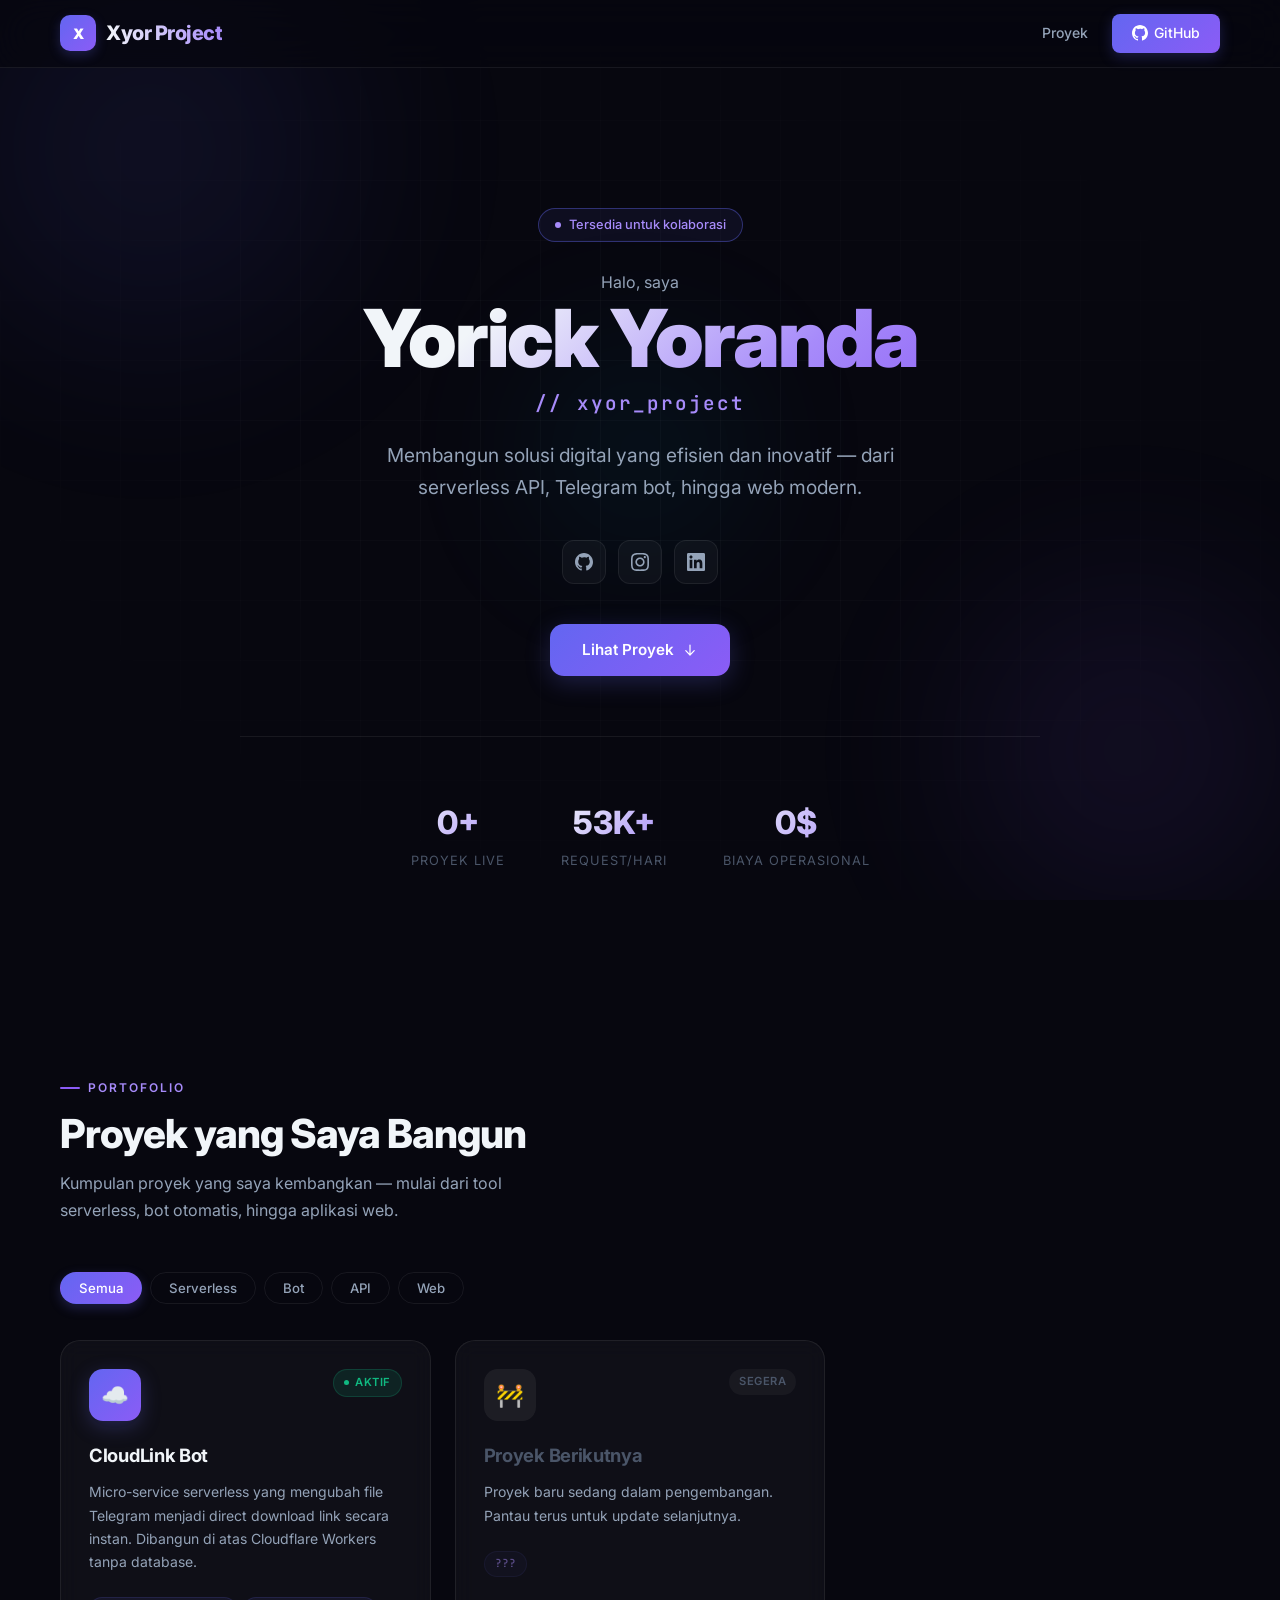
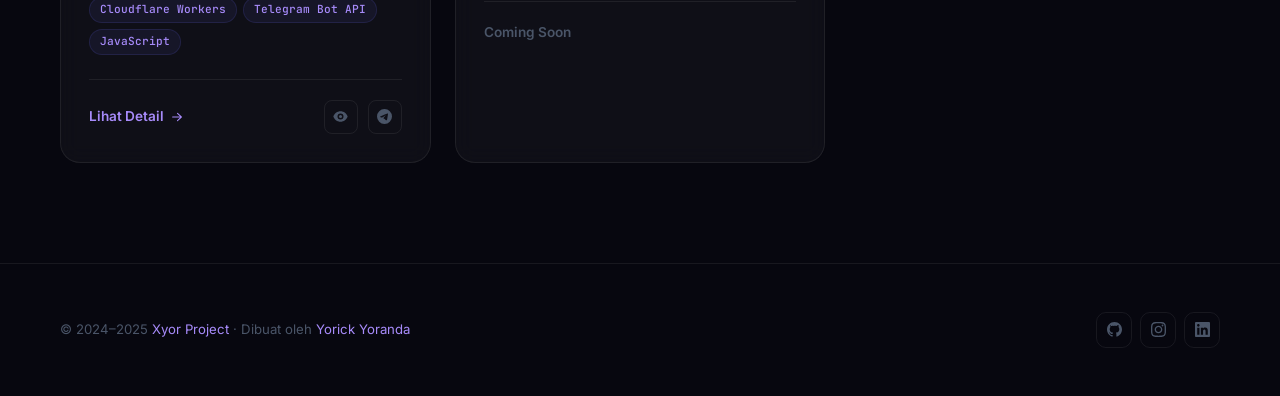
<file: index.html>
<!DOCTYPE html>
<html lang="id">
<head>
  <meta charset="UTF-8" />
  <meta name="viewport" content="width=device-width, initial-scale=1.0" />
  <title>Xyor Project — Portofolio Yorick Yoranda</title>
  <meta name="description" content="Portofolio proyek digital Yorick Yoranda — membangun solusi serverless, bot, dan web modern yang efisien dan inovatif." />
  <meta name="author" content="Yorick Yoranda" />
  <meta property="og:title" content="Xyor Project — Portofolio Yorick Yoranda" />
  <meta property="og:description" content="Portofolio proyek digital Yorick Yoranda — membangun solusi serverless, bot, dan web modern." />
  <meta property="og:type" content="website" />
  <meta name="twitter:card" content="summary_large_image" />
  <link rel="preconnect" href="https://fonts.googleapis.com" />
  <link rel="preconnect" href="https://fonts.gstatic.com" crossorigin />
  <link href="https://fonts.googleapis.com/css2?family=Inter:wght@300;400;500;600;700;800;900&family=JetBrains+Mono:wght@400;500&display=swap" rel="stylesheet" />
  <link rel="stylesheet" href="css/style.css" />
</head>
<body>

  <!-- Background -->
  <div class="bg-canvas" aria-hidden="true">
    <div class="bg-grid"></div>
    <div class="bg-orb bg-orb-1"></div>
    <div class="bg-orb bg-orb-2"></div>
    <div class="bg-orb bg-orb-3"></div>
  </div>

  <div class="page-wrapper">

    <!-- Navigation -->
    <nav class="nav" role="navigation" aria-label="Navigasi utama">
      <div class="nav-inner">
        <a href="/" class="nav-logo" aria-label="Xyor Project - Beranda">
          <div class="nav-logo-mark" aria-hidden="true">X</div>
          <span class="nav-logo-text">Xyor Project</span>
        </a>
        <ul class="nav-links" role="list">
          <li><a href="#projects">Proyek</a></li>
          <li>
            <a href="https://github.com/ezirs/" target="_blank" rel="noopener noreferrer" class="nav-cta">
              <!-- GitHub Icon -->
              <svg xmlns="http://www.w3.org/2000/svg" viewBox="0 0 24 24" fill="currentColor" width="16" height="16" aria-hidden="true">
                <path d="M12 0C5.37 0 0 5.373 0 12c0 5.303 3.438 9.8 8.205 11.385.6.113.82-.258.82-.577 0-.285-.01-1.04-.015-2.04-3.338.724-4.042-1.61-4.042-1.61-.546-1.387-1.333-1.756-1.333-1.756-1.09-.745.083-.73.083-.73 1.205.085 1.84 1.237 1.84 1.237 1.07 1.834 2.807 1.304 3.492.997.107-.775.418-1.305.762-1.605-2.665-.3-5.466-1.332-5.466-5.93 0-1.31.468-2.38 1.236-3.22-.124-.303-.535-1.524.117-3.176 0 0 1.008-.322 3.3 1.23A11.509 11.509 0 0 1 12 5.803c1.02.005 2.047.138 3.006.404 2.29-1.552 3.297-1.23 3.297-1.23.653 1.653.242 2.874.118 3.176.77.84 1.235 1.91 1.235 3.22 0 4.61-2.807 5.625-5.479 5.921.43.372.823 1.102.823 2.222 0 1.606-.015 2.896-.015 3.286 0 .322.216.694.825.576C20.565 21.795 24 17.298 24 12c0-6.627-5.373-12-12-12z"/>
              </svg>
              GitHub
            </a>
          </li>
        </ul>
      </div>
    </nav>

    <!-- Hero -->
    <section class="hero" aria-labelledby="hero-name">
      <div class="hero-inner">
        <div class="hero-badge">
          <span class="hero-badge-dot" aria-hidden="true"></span>
          Tersedia untuk kolaborasi
        </div>

        <p class="hero-greeting">Halo, saya</p>
        <h1 class="hero-name" id="hero-name">Yorick Yoranda</h1>
        <p class="hero-brand">// xyor_project</p>

        <p class="hero-tagline">
          Membangun solusi digital yang efisien dan inovatif — dari serverless API, Telegram bot, hingga web modern.
        </p>

        <div class="hero-socials" role="list" aria-label="Tautan sosial media">
          <!-- GitHub -->
          <a href="https://github.com/ezirs/" target="_blank" rel="noopener noreferrer"
             class="social-link" role="listitem" aria-label="GitHub Yorick Yoranda">
            <svg xmlns="http://www.w3.org/2000/svg" viewBox="0 0 24 24" fill="currentColor" aria-hidden="true">
              <path d="M12 0C5.37 0 0 5.373 0 12c0 5.303 3.438 9.8 8.205 11.385.6.113.82-.258.82-.577 0-.285-.01-1.04-.015-2.04-3.338.724-4.042-1.61-4.042-1.61-.546-1.387-1.333-1.756-1.333-1.756-1.09-.745.083-.73.083-.73 1.205.085 1.84 1.237 1.84 1.237 1.07 1.834 2.807 1.304 3.492.997.107-.775.418-1.305.762-1.605-2.665-.3-5.466-1.332-5.466-5.93 0-1.31.468-2.38 1.236-3.22-.124-.303-.535-1.524.117-3.176 0 0 1.008-.322 3.3 1.23A11.509 11.509 0 0 1 12 5.803c1.02.005 2.047.138 3.006.404 2.29-1.552 3.297-1.23 3.297-1.23.653 1.653.242 2.874.118 3.176.77.84 1.235 1.91 1.235 3.22 0 4.61-2.807 5.625-5.479 5.921.43.372.823 1.102.823 2.222 0 1.606-.015 2.896-.015 3.286 0 .322.216.694.825.576C20.565 21.795 24 17.298 24 12c0-6.627-5.373-12-12-12z"/>
            </svg>
          </a>
          <!-- Instagram -->
          <a href="https://www.instagram.com/yorandayorick/" target="_blank" rel="noopener noreferrer"
             class="social-link" role="listitem" aria-label="Instagram Yorick Yoranda">
            <svg xmlns="http://www.w3.org/2000/svg" viewBox="0 0 24 24" fill="currentColor" aria-hidden="true">
              <path d="M12 2.163c3.204 0 3.584.012 4.85.07 3.252.148 4.771 1.691 4.919 4.919.058 1.265.069 1.645.069 4.849 0 3.205-.012 3.584-.069 4.849-.149 3.225-1.664 4.771-4.919 4.919-1.266.058-1.644.07-4.85.07-3.204 0-3.584-.012-4.849-.07-3.26-.149-4.771-1.699-4.919-4.92-.058-1.265-.07-1.644-.07-4.849 0-3.204.013-3.583.07-4.849.149-3.227 1.664-4.771 4.919-4.919 1.266-.057 1.645-.069 4.849-.069zm0-2.163c-3.259 0-3.667.014-4.947.072-4.358.2-6.78 2.618-6.98 6.98-.059 1.281-.073 1.689-.073 4.948 0 3.259.014 3.668.072 4.948.2 4.358 2.618 6.78 6.98 6.98 1.281.058 1.689.072 4.948.072 3.259 0 3.668-.014 4.948-.072 4.354-.2 6.782-2.618 6.979-6.98.059-1.28.073-1.689.073-4.948 0-3.259-.014-3.667-.072-4.947-.196-4.354-2.617-6.78-6.979-6.98-1.281-.059-1.69-.073-4.949-.073zm0 5.838c-3.403 0-6.162 2.759-6.162 6.162s2.759 6.163 6.162 6.163 6.162-2.759 6.162-6.163c0-3.403-2.759-6.162-6.162-6.162zm0 10.162c-2.209 0-4-1.79-4-4 0-2.209 1.791-4 4-4s4 1.791 4 4c0 2.21-1.791 4-4 4zm6.406-11.845c-.796 0-1.441.645-1.441 1.44s.645 1.44 1.441 1.44c.795 0 1.439-.645 1.439-1.44s-.644-1.44-1.439-1.44z"/>
            </svg>
          </a>
          <!-- LinkedIn -->
          <a href="https://id.linkedin.com/in/yorick-yoranda" target="_blank" rel="noopener noreferrer"
             class="social-link" role="listitem" aria-label="LinkedIn Yorick Yoranda">
            <svg xmlns="http://www.w3.org/2000/svg" viewBox="0 0 24 24" fill="currentColor" aria-hidden="true">
              <path d="M20.447 20.452h-3.554v-5.569c0-1.328-.027-3.037-1.852-3.037-1.853 0-2.136 1.445-2.136 2.939v5.667H9.351V9h3.414v1.561h.046c.477-.9 1.637-1.85 3.37-1.85 3.601 0 4.267 2.37 4.267 5.455v6.286zM5.337 7.433c-1.144 0-2.063-.926-2.063-2.065 0-1.138.92-2.063 2.063-2.063 1.14 0 2.064.925 2.064 2.063 0 1.139-.925 2.065-2.064 2.065zm1.782 13.019H3.555V9h3.564v11.452zM22.225 0H1.771C.792 0 0 .774 0 1.729v20.542C0 23.227.792 24 1.771 24h20.451C23.2 24 24 23.227 24 22.271V1.729C24 .774 23.2 0 22.222 0h.003z"/>
            </svg>
          </a>
        </div>

        <a href="#projects" class="hero-cta" aria-label="Lihat daftar proyek">
          Lihat Proyek
          <svg xmlns="http://www.w3.org/2000/svg" viewBox="0 0 20 20" fill="currentColor" aria-hidden="true">
            <path fill-rule="evenodd" d="M10 3a.75.75 0 01.75.75v10.638l3.96-4.158a.75.75 0 111.08 1.04l-5.25 5.5a.75.75 0 01-1.08 0l-5.25-5.5a.75.75 0 111.08-1.04l3.96 4.158V3.75A.75.75 0 0110 3z" clip-rule="evenodd"/>
          </svg>
        </a>

        <!-- Stats -->
        <div class="hero-stats" aria-label="Statistik proyek">
          <div class="hero-stat">
            <div class="hero-stat-num" data-target="1" data-suffix="+">1+</div>
            <div class="hero-stat-label">Proyek Live</div>
          </div>
          <div class="hero-stat">
            <div class="hero-stat-num" data-target="100" data-suffix="K+">100K+</div>
            <div class="hero-stat-label">Request/Hari</div>
          </div>
          <div class="hero-stat">
            <div class="hero-stat-num" data-target="0" data-suffix="$">0$</div>
            <div class="hero-stat-label">Biaya Operasional</div>
          </div>
        </div>
      </div>
    </section>

    <!-- Projects Section -->
    <section id="projects" class="section" aria-labelledby="projects-title">
      <div class="section-inner">
        <div class="section-label" aria-hidden="true">Portofolio</div>
        <h2 class="section-title" id="projects-title">Proyek yang Saya Bangun</h2>
        <p class="section-subtitle">
          Kumpulan proyek yang saya kembangkan — mulai dari tool serverless, bot otomatis, hingga aplikasi web.
        </p>

        <!-- Filter -->
        <div class="filter-bar" role="group" aria-label="Filter proyek berdasarkan kategori">
          <button class="filter-btn active" data-filter="all" id="filter-all">Semua</button>
          <button class="filter-btn" data-filter="serverless" id="filter-serverless">Serverless</button>
          <button class="filter-btn" data-filter="bot" id="filter-bot">Bot</button>
          <button class="filter-btn" data-filter="api" id="filter-api">API</button>
          <button class="filter-btn" data-filter="web" id="filter-web">Web</button>
        </div>

        <!-- Project Grid -->
        <div class="projects-grid" role="list" aria-label="Daftar proyek">

          <!-- CloudLink Bot -->
          <article class="project-card" role="listitem"
                   data-tags="serverless,bot,api,web"
                   data-href="projects/cloudlink-bot.html"
                   tabindex="0"
                   aria-label="CloudLink Bot — klik untuk lihat detail">
            <div class="card-header">
              <div class="card-icon" aria-hidden="true">☁️</div>
              <span class="card-status status-active" aria-label="Status: Aktif">
                Aktif
              </span>
            </div>

            <h3 class="card-title">CloudLink Bot</h3>
            <p class="card-desc">
              Micro-service serverless yang mengubah file Telegram menjadi direct download link secara instan. Dibangun di atas Cloudflare Workers tanpa database.
            </p>

            <div class="card-tags" aria-label="Teknologi yang digunakan">
              <span class="tag">Cloudflare Workers</span>
              <span class="tag">Telegram Bot API</span>
              <span class="tag">JavaScript</span>
            </div>

            <div class="card-footer">
              <span class="card-link" aria-hidden="true">
                Lihat Detail
                <svg xmlns="http://www.w3.org/2000/svg" viewBox="0 0 20 20" fill="currentColor">
                  <path fill-rule="evenodd" d="M3 10a.75.75 0 01.75-.75h10.638L10.23 5.29a.75.75 0 111.04-1.08l5.5 5.25a.75.75 0 010 1.08l-5.5 5.25a.75.75 0 11-1.04-1.08l4.158-3.96H3.75A.75.75 0 013 10z" clip-rule="evenodd"/>
                </svg>
              </span>
              <div class="card-links-group">
                <a href="https://cloud-link.xyor.biz.id/" target="_blank" rel="noopener noreferrer"
                   class="card-icon-link" aria-label="Website CloudLink Bot"
                   title="Buka Website">
                  <svg xmlns="http://www.w3.org/2000/svg" viewBox="0 0 20 20" fill="currentColor" aria-hidden="true">
                    <path d="M10 12a2 2 0 100-4 2 2 0 000 4z"/>
                    <path fill-rule="evenodd" d="M.458 10C1.732 5.943 5.522 3 10 3s8.268 2.943 9.542 7c-1.274 4.057-5.064 7-9.542 7S1.732 14.057.458 10zM14 10a4 4 0 11-8 0 4 4 0 018 0z" clip-rule="evenodd"/>
                  </svg>
                </a>
                <a href="https://t.me/cloudlink_bot" target="_blank" rel="noopener noreferrer"
                   class="card-icon-link" aria-label="Telegram CloudLink Bot"
                   title="Buka di Telegram">
                  <svg xmlns="http://www.w3.org/2000/svg" viewBox="0 0 24 24" fill="currentColor" aria-hidden="true">
                    <path d="M11.944 0A12 12 0 0 0 0 12a12 12 0 0 0 12 12 12 12 0 0 0 12-12A12 12 0 0 0 12 0a12 12 0 0 0-.056 0zm4.962 7.224c.1-.002.321.023.465.14a.506.506 0 0 1 .171.325c.016.093.036.306.02.472-.18 1.898-.962 6.502-1.36 8.627-.168.9-.499 1.201-.82 1.23-.696.065-1.225-.46-1.9-.902-1.056-.693-1.653-1.124-2.678-1.8-1.185-.78-.417-1.21.258-1.91.177-.184 3.247-2.977 3.307-3.23.007-.032.014-.15-.056-.212s-.174-.041-.249-.024c-.106.024-1.793 1.14-5.061 3.345-.48.33-.913.49-1.302.48-.428-.008-1.252-.241-1.865-.44-.752-.245-1.349-.374-1.297-.789.027-.216.325-.437.893-.663 3.498-1.524 5.83-2.529 6.998-3.014 3.332-1.386 4.025-1.627 4.476-1.635z"/>
                  </svg>
                </a>
              </div>
            </div>
          </article>

          <!-- Placeholder "Coming Soon" card -->
          <article class="project-card" role="listitem"
                   style="opacity:0.45; pointer-events:none; cursor:default;"
                   aria-hidden="true">
            <div class="card-header">
              <div class="card-icon" style="background: rgba(255,255,255,0.06); box-shadow:none;">🚧</div>
              <span class="card-status" style="background:rgba(255,255,255,0.04); border-color:var(--border); color:var(--text-muted);">
                Segera
              </span>
            </div>
            <h3 class="card-title" style="color:var(--text-muted);">Proyek Berikutnya</h3>
            <p class="card-desc">Proyek baru sedang dalam pengembangan. Pantau terus untuk update selanjutnya.</p>
            <div class="card-tags">
              <span class="tag" style="opacity:0.5;">???</span>
            </div>
            <div class="card-footer">
              <span class="card-link" style="color:var(--text-muted);">Coming Soon</span>
            </div>
          </article>

        </div>
      </div>
    </section>

    <!-- Footer -->
    <footer class="footer" role="contentinfo">
      <div class="footer-inner">
        <p class="footer-copy">
          &copy; 2024–2025 <a href="/" aria-label="Xyor Project Beranda">Xyor Project</a> · Dibuat oleh
          <a href="https://id.linkedin.com/in/yorick-yoranda" target="_blank" rel="noopener noreferrer">Yorick Yoranda</a>
        </p>
        <div class="footer-socials" role="list" aria-label="Tautan sosial media">
          <a href="https://github.com/ezirs/" target="_blank" rel="noopener noreferrer"
             class="footer-social" role="listitem" aria-label="GitHub">
            <svg xmlns="http://www.w3.org/2000/svg" viewBox="0 0 24 24" fill="currentColor" aria-hidden="true">
              <path d="M12 0C5.37 0 0 5.373 0 12c0 5.303 3.438 9.8 8.205 11.385.6.113.82-.258.82-.577 0-.285-.01-1.04-.015-2.04-3.338.724-4.042-1.61-4.042-1.61-.546-1.387-1.333-1.756-1.333-1.756-1.09-.745.083-.73.083-.73 1.205.085 1.84 1.237 1.84 1.237 1.07 1.834 2.807 1.304 3.492.997.107-.775.418-1.305.762-1.605-2.665-.3-5.466-1.332-5.466-5.93 0-1.31.468-2.38 1.236-3.22-.124-.303-.535-1.524.117-3.176 0 0 1.008-.322 3.3 1.23A11.509 11.509 0 0 1 12 5.803c1.02.005 2.047.138 3.006.404 2.29-1.552 3.297-1.23 3.297-1.23.653 1.653.242 2.874.118 3.176.77.84 1.235 1.91 1.235 3.22 0 4.61-2.807 5.625-5.479 5.921.43.372.823 1.102.823 2.222 0 1.606-.015 2.896-.015 3.286 0 .322.216.694.825.576C20.565 21.795 24 17.298 24 12c0-6.627-5.373-12-12-12z"/>
            </svg>
          </a>
          <a href="https://www.instagram.com/yorandayorick/" target="_blank" rel="noopener noreferrer"
             class="footer-social" role="listitem" aria-label="Instagram">
            <svg xmlns="http://www.w3.org/2000/svg" viewBox="0 0 24 24" fill="currentColor" aria-hidden="true">
              <path d="M12 2.163c3.204 0 3.584.012 4.85.07 3.252.148 4.771 1.691 4.919 4.919.058 1.265.069 1.645.069 4.849 0 3.205-.012 3.584-.069 4.849-.149 3.225-1.664 4.771-4.919 4.919-1.266.058-1.644.07-4.85.07-3.204 0-3.584-.012-4.849-.07-3.26-.149-4.771-1.699-4.919-4.92-.058-1.265-.07-1.644-.07-4.849 0-3.204.013-3.583.07-4.849.149-3.227 1.664-4.771 4.919-4.919 1.266-.057 1.645-.069 4.849-.069zm0-2.163c-3.259 0-3.667.014-4.947.072-4.358.2-6.78 2.618-6.98 6.98-.059 1.281-.073 1.689-.073 4.948 0 3.259.014 3.668.072 4.948.2 4.358 2.618 6.78 6.98 6.98 1.281.058 1.689.072 4.948.072 3.259 0 3.668-.014 4.948-.072 4.354-.2 6.782-2.618 6.979-6.98.059-1.28.073-1.689.073-4.948 0-3.259-.014-3.667-.072-4.947-.196-4.354-2.617-6.78-6.979-6.98-1.281-.059-1.69-.073-4.949-.073zm0 5.838c-3.403 0-6.162 2.759-6.162 6.162s2.759 6.163 6.162 6.163 6.162-2.759 6.162-6.163c0-3.403-2.759-6.162-6.162-6.162zm0 10.162c-2.209 0-4-1.79-4-4 0-2.209 1.791-4 4-4s4 1.791 4 4c0 2.21-1.791 4-4 4zm6.406-11.845c-.796 0-1.441.645-1.441 1.44s.645 1.44 1.441 1.44c.795 0 1.439-.645 1.439-1.44s-.644-1.44-1.439-1.44z"/>
            </svg>
          </a>
          <a href="https://id.linkedin.com/in/yorick-yoranda" target="_blank" rel="noopener noreferrer"
             class="footer-social" role="listitem" aria-label="LinkedIn">
            <svg xmlns="http://www.w3.org/2000/svg" viewBox="0 0 24 24" fill="currentColor" aria-hidden="true">
              <path d="M20.447 20.452h-3.554v-5.569c0-1.328-.027-3.037-1.852-3.037-1.853 0-2.136 1.445-2.136 2.939v5.667H9.351V9h3.414v1.561h.046c.477-.9 1.637-1.85 3.37-1.85 3.601 0 4.267 2.37 4.267 5.455v6.286zM5.337 7.433c-1.144 0-2.063-.926-2.063-2.065 0-1.138.92-2.063 2.063-2.063 1.14 0 2.064.925 2.064 2.063 0 1.139-.925 2.065-2.064 2.065zm1.782 13.019H3.555V9h3.564v11.452zM22.225 0H1.771C.792 0 0 .774 0 1.729v20.542C0 23.227.792 24 1.771 24h20.451C23.2 24 24 23.227 24 22.271V1.729C24 .774 23.2 0 22.222 0h.003z"/>
            </svg>
          </a>
        </div>
      </div>
    </footer>

  </div>

  <script src="js/main.js"></script>
</body>
</html>
</file>
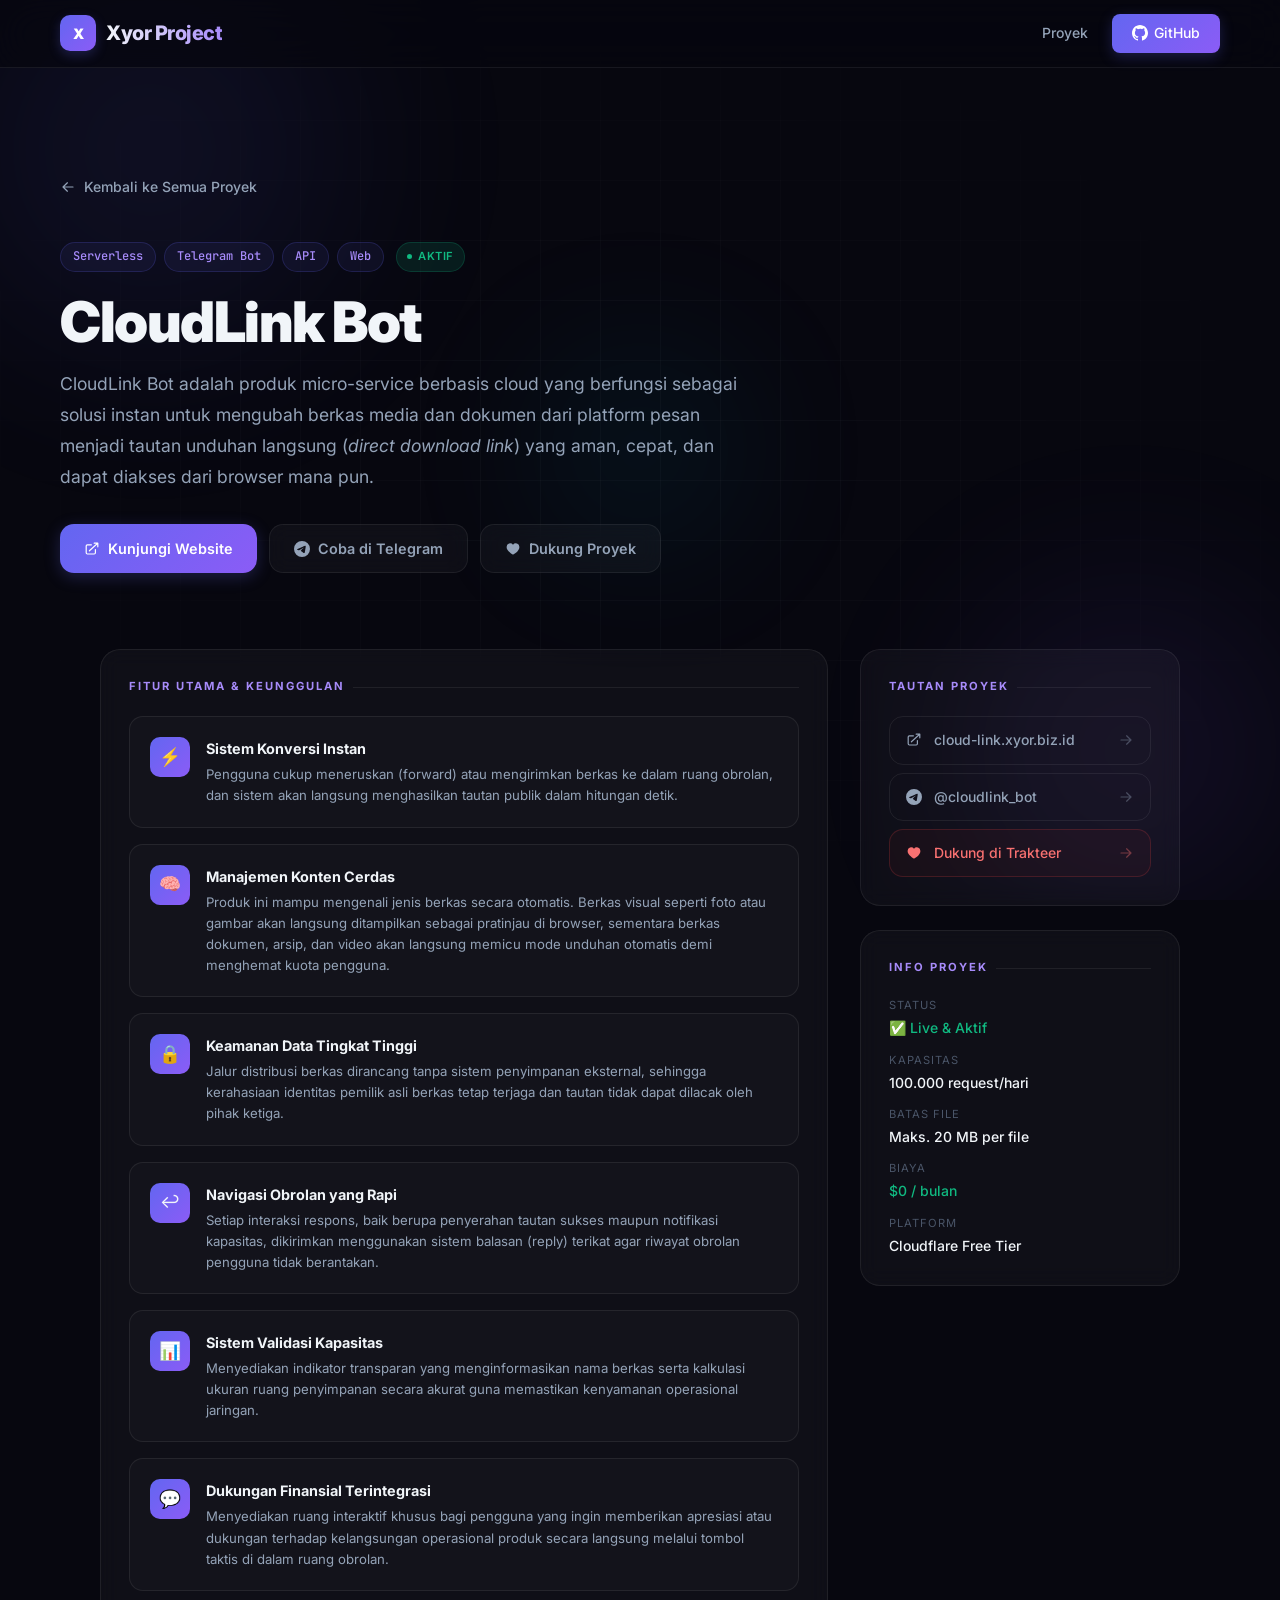
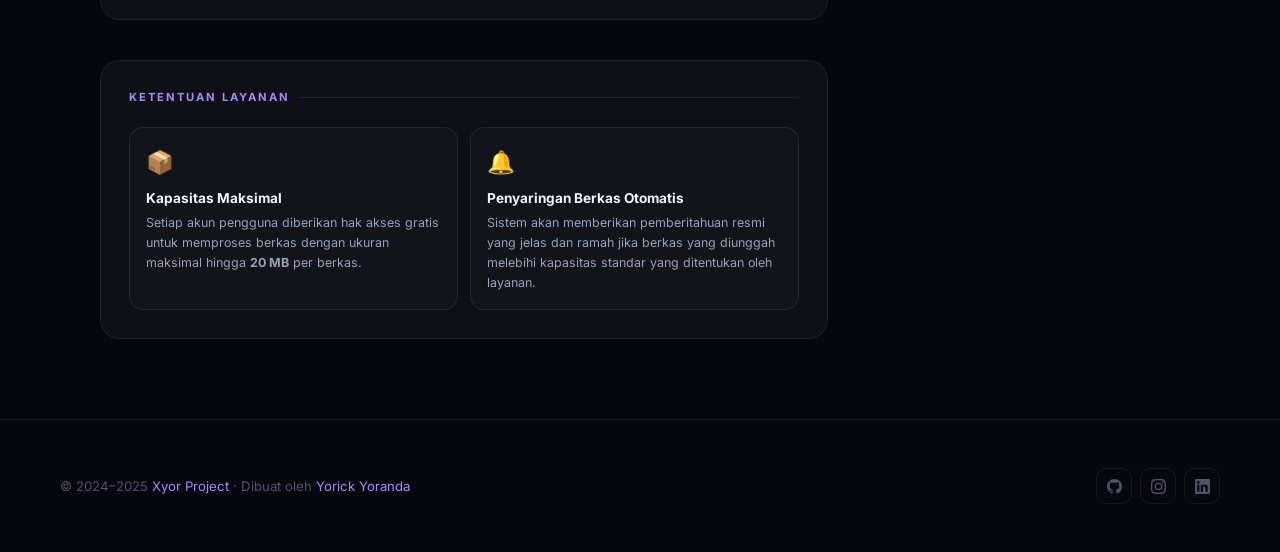
<file: projects/cloudlink-bot.html>
<!DOCTYPE html>
<html lang="id">
<head>
  <meta charset="UTF-8" />
  <meta name="viewport" content="width=device-width, initial-scale=1.0" />
  <title>CloudLink Bot — Xyor Project</title>
  <meta name="description" content="CloudLink Bot — Layanan micro-service serverless berbasis Cloudflare Workers yang mengubah file Telegram menjadi direct download link secara instan tanpa database." />
  <meta name="author" content="Yorick Yoranda" />
  <meta property="og:title" content="CloudLink Bot — Xyor Project" />
  <meta property="og:description" content="Micro-service serverless yang mengubah file Telegram menjadi direct download link secara instan. Dibangun di atas Cloudflare Workers." />
  <meta property="og:type" content="website" />
  <meta property="og:url" content="https://cloud-link.xyor.biz.id/" />
  <meta name="twitter:card" content="summary_large_image" />
  <link rel="preconnect" href="https://fonts.googleapis.com" />
  <link rel="preconnect" href="https://fonts.gstatic.com" crossorigin />
  <link href="https://fonts.googleapis.com/css2?family=Inter:wght@300;400;500;600;700;800;900&family=JetBrains+Mono:wght@400;500&display=swap" rel="stylesheet" />
  <link rel="stylesheet" href="../css/style.css" />
  <style>
    /* ── Page-specific extras ─── */
    .highlight-box {
      background: linear-gradient(135deg, rgba(99,102,241,0.08), rgba(139,92,246,0.08));
      border: 1px solid rgba(99,102,241,0.2);
      border-radius: var(--radius-md);
      padding: 20px 24px;
      font-size: 0.9rem;
      line-height: 1.75;
      color: var(--text-secondary);
    }

    .highlight-box strong { color: var(--accent-3); }



    /* Keunggulan cards */
    .advantage-grid {
      display: grid;
      grid-template-columns: 1fr 1fr;
      gap: 12px;
    }

    @media (max-width: 600px) {
      .advantage-grid { grid-template-columns: 1fr; }
    }

    .advantage-card {
      padding: 16px;
      border-radius: var(--radius-md);
      border: 1px solid var(--border);
      background: rgba(255,255,255,0.02);
      transition: var(--transition);
    }

    .advantage-card:hover {
      border-color: rgba(99,102,241,0.2);
      background: var(--accent-subtle);
    }

    .advantage-emoji { font-size: 1.4rem; margin-bottom: 8px; }

    .advantage-title {
      font-size: 0.85rem;
      font-weight: 700;
      color: var(--text-primary);
      margin-bottom: 4px;
    }

    .advantage-desc {
      font-size: 0.78rem;
      color: var(--text-secondary);
      line-height: 1.6;
    }

    /* Section divider */
    .section-divider {
      height: 1px;
      background: linear-gradient(to right, transparent, var(--border), transparent);
      margin: 48px 0;
    }
  </style>
</head>
<body>

  <!-- Background -->
  <div class="bg-canvas" aria-hidden="true">
    <div class="bg-grid"></div>
    <div class="bg-orb bg-orb-1"></div>
    <div class="bg-orb bg-orb-2"></div>
    <div class="bg-orb bg-orb-3"></div>
  </div>

  <div class="page-wrapper">

    <!-- Navigation -->
    <nav class="nav" role="navigation" aria-label="Navigasi utama">
      <div class="nav-inner">
        <a href="/" class="nav-logo" aria-label="Xyor Project - Beranda">
          <div class="nav-logo-mark" aria-hidden="true">X</div>
          <span class="nav-logo-text">Xyor Project</span>
        </a>
        <ul class="nav-links" role="list">
          <li><a href="/#projects">Proyek</a></li>
          <li>
            <a href="https://github.com/ezirs/" target="_blank" rel="noopener noreferrer" class="nav-cta">
              <svg xmlns="http://www.w3.org/2000/svg" viewBox="0 0 24 24" fill="currentColor" width="16" height="16" aria-hidden="true">
                <path d="M12 0C5.37 0 0 5.373 0 12c0 5.303 3.438 9.8 8.205 11.385.6.113.82-.258.82-.577 0-.285-.01-1.04-.015-2.04-3.338.724-4.042-1.61-4.042-1.61-.546-1.387-1.333-1.756-1.333-1.756-1.09-.745.083-.73.083-.73 1.205.085 1.84 1.237 1.84 1.237 1.07 1.834 2.807 1.304 3.492.997.107-.775.418-1.305.762-1.605-2.665-.3-5.466-1.332-5.466-5.93 0-1.31.468-2.38 1.236-3.22-.124-.303-.535-1.524.117-3.176 0 0 1.008-.322 3.3 1.23A11.509 11.509 0 0 1 12 5.803c1.02.005 2.047.138 3.006.404 2.29-1.552 3.297-1.23 3.297-1.23.653 1.653.242 2.874.118 3.176.77.84 1.235 1.91 1.235 3.22 0 4.61-2.807 5.625-5.479 5.921.43.372.823 1.102.823 2.222 0 1.606-.015 2.896-.015 3.286 0 .322.216.694.825.576C20.565 21.795 24 17.298 24 12c0-6.627-5.373-12-12-12z"/>
              </svg>
              GitHub
            </a>
          </li>
        </ul>
      </div>
    </nav>

    <!-- Detail Hero -->
    <section class="detail-hero section" aria-labelledby="project-title">
      <div class="section-inner">
        <a href="/" class="back-link" aria-label="Kembali ke daftar proyek">
          <svg xmlns="http://www.w3.org/2000/svg" viewBox="0 0 20 20" fill="currentColor" aria-hidden="true">
            <path fill-rule="evenodd" d="M17 10a.75.75 0 01-.75.75H5.612l4.158 3.96a.75.75 0 11-1.04 1.08l-5.5-5.25a.75.75 0 010-1.08l5.5-5.25a.75.75 0 111.04 1.08L5.612 9.25H16.25A.75.75 0 0117 10z" clip-rule="evenodd"/>
          </svg>
          Kembali ke Semua Proyek
        </a>

        <div class="detail-hero-inner">
          <div class="detail-tags" aria-label="Kategori proyek">
            <span class="detail-tag">Serverless</span>
            <span class="detail-tag">Telegram Bot</span>
            <span class="detail-tag">API</span>
            <span class="detail-tag">Web</span>
            <span class="card-status status-active" style="margin-left:4px;" aria-label="Status: Aktif">Aktif</span>
          </div>

          <h1 class="detail-title" id="project-title">CloudLink Bot</h1>

          <p class="detail-desc">
            CloudLink Bot adalah produk micro-service berbasis cloud yang berfungsi sebagai solusi instan untuk mengubah berkas media dan dokumen dari platform pesan menjadi tautan unduhan langsung (<em>direct download link</em>) yang aman, cepat, dan dapat diakses dari browser mana pun.
          </p>

          <div class="detail-actions" role="group" aria-label="Aksi proyek">
            <a href="https://cloud-link.xyor.biz.id/" target="_blank" rel="noopener noreferrer"
               class="btn-primary" id="btn-visit-website">
              <svg xmlns="http://www.w3.org/2000/svg" viewBox="0 0 20 20" fill="currentColor" aria-hidden="true">
                <path fill-rule="evenodd" d="M4.25 5.5a.75.75 0 00-.75.75v8.5c0 .414.336.75.75.75h8.5a.75.75 0 00.75-.75v-4a.75.75 0 011.5 0v4A2.25 2.25 0 0112.75 17h-8.5A2.25 2.25 0 012 14.75v-8.5A2.25 2.25 0 014.25 4h5a.75.75 0 010 1.5h-5z" clip-rule="evenodd"/>
                <path fill-rule="evenodd" d="M6.194 12.753a.75.75 0 001.06.053L16.5 4.44v2.81a.75.75 0 001.5 0v-4.5a.75.75 0 00-.75-.75h-4.5a.75.75 0 000 1.5h2.553l-9.056 8.194a.75.75 0 00-.053 1.06z" clip-rule="evenodd"/>
              </svg>
              Kunjungi Website
            </a>
            <a href="https://t.me/cloudlink_bot" target="_blank" rel="noopener noreferrer"
               class="btn-secondary" id="btn-open-telegram">
              <svg xmlns="http://www.w3.org/2000/svg" viewBox="0 0 24 24" fill="currentColor" aria-hidden="true">
                <path d="M11.944 0A12 12 0 0 0 0 12a12 12 0 0 0 12 12 12 12 0 0 0 12-12A12 12 0 0 0 12 0a12 12 0 0 0-.056 0zm4.962 7.224c.1-.002.321.023.465.14a.506.506 0 0 1 .171.325c.016.093.036.306.02.472-.18 1.898-.962 6.502-1.36 8.627-.168.9-.499 1.201-.82 1.23-.696.065-1.225-.46-1.9-.902-1.056-.693-1.653-1.124-2.678-1.8-1.185-.78-.417-1.21.258-1.91.177-.184 3.247-2.977 3.307-3.23.007-.032.014-.15-.056-.212s-.174-.041-.249-.024c-.106.024-1.793 1.14-5.061 3.345-.48.33-.913.49-1.302.48-.428-.008-1.252-.241-1.865-.44-.752-.245-1.349-.374-1.297-.789.027-.216.325-.437.893-.663 3.498-1.524 5.83-2.529 6.998-3.014 3.332-1.386 4.025-1.627 4.476-1.635z"/>
              </svg>
              Coba di Telegram
            </a>
            <a href="https://trakteer.id/xyor_project" target="_blank" rel="noopener noreferrer"
               class="btn-secondary" id="btn-support-trakteer">
              <svg xmlns="http://www.w3.org/2000/svg" viewBox="0 0 20 20" fill="currentColor" aria-hidden="true">
                <path d="M9.653 16.915l-.005-.003-.019-.01a20.759 20.759 0 01-1.162-.682 22.045 22.045 0 01-2.582-2.184C4.045 12.733 2 10.352 2 7.5a4.5 4.5 0 018-2.828A4.5 4.5 0 0118 7.5c0 2.852-2.044 5.233-3.885 6.82a22.049 22.049 0 01-3.744 2.582l-.019.01-.005.003h-.002a.739.739 0 01-.69.001l-.002-.001z"/>
              </svg>
              Dukung Proyek
            </a>
          </div>
        </div>
      </div>
    </section>

    <!-- Detail Content -->
    <div class="detail-content" style="padding-bottom: 80px;">
      <div class="detail-grid">

        <!-- Main Column -->
        <div class="detail-main">

          <!-- Fitur Utama -->
          <div class="glass-card">
            <div class="glass-card-title">Fitur Utama &amp; Keunggulan</div>
            <div class="feature-list">

              <div class="feature-item">
                <div class="feature-icon" aria-hidden="true">⚡</div>
                <div class="feature-body">
                  <div class="feature-title">Sistem Konversi Instan</div>
                  <div class="feature-desc">
                    Pengguna cukup meneruskan (forward) atau mengirimkan berkas ke dalam ruang obrolan, dan sistem akan langsung menghasilkan tautan publik dalam hitungan detik.
                  </div>
                </div>
              </div>

              <div class="feature-item">
                <div class="feature-icon" aria-hidden="true">🧠</div>
                <div class="feature-body">
                  <div class="feature-title">Manajemen Konten Cerdas</div>
                  <div class="feature-desc">
                    Produk ini mampu mengenali jenis berkas secara otomatis. Berkas visual seperti foto atau gambar akan langsung ditampilkan sebagai pratinjau di browser, sementara berkas dokumen, arsip, dan video akan langsung memicu mode unduhan otomatis demi menghemat kuota pengguna.
                  </div>
                </div>
              </div>

              <div class="feature-item">
                <div class="feature-icon" aria-hidden="true">🔒</div>
                <div class="feature-body">
                  <div class="feature-title">Keamanan Data Tingkat Tinggi</div>
                  <div class="feature-desc">
                    Jalur distribusi berkas dirancang tanpa sistem penyimpanan eksternal, sehingga kerahasiaan identitas pemilik asli berkas tetap terjaga dan tautan tidak dapat dilacak oleh pihak ketiga.
                  </div>
                </div>
              </div>

              <div class="feature-item">
                <div class="feature-icon" aria-hidden="true">↩️</div>
                <div class="feature-body">
                  <div class="feature-title">Navigasi Obrolan yang Rapi</div>
                  <div class="feature-desc">
                    Setiap interaksi respons, baik berupa penyerahan tautan sukses maupun notifikasi kapasitas, dikirimkan menggunakan sistem balasan (reply) terikat agar riwayat obrolan pengguna tidak berantakan.
                  </div>
                </div>
              </div>

              <div class="feature-item">
                <div class="feature-icon" aria-hidden="true">📊</div>
                <div class="feature-body">
                  <div class="feature-title">Sistem Validasi Kapasitas</div>
                  <div class="feature-desc">
                    Menyediakan indikator transparan yang menginformasikan nama berkas serta kalkulasi ukuran ruang penyimpanan secara akurat guna memastikan kenyamanan operasional jaringan.
                  </div>
                </div>
              </div>

              <div class="feature-item">
                <div class="feature-icon" aria-hidden="true">💬</div>
                <div class="feature-body">
                  <div class="feature-title">Dukungan Finansial Terintegrasi</div>
                  <div class="feature-desc">
                    Menyediakan ruang interaktif khusus bagi pengguna yang ingin memberikan apresiasi atau dukungan terhadap kelangsungan operasional produk secara langsung melalui tombol taktis di dalam ruang obrolan.
                  </div>
                </div>
              </div>

            </div>
          </div>



          <!-- Ketentuan Layanan -->
          <div class="glass-card">
            <div class="glass-card-title">Ketentuan Layanan</div>
            <div class="advantage-grid">
              <div class="advantage-card">
                <div class="advantage-emoji">📦</div>
                <div class="advantage-title">Kapasitas Maksimal</div>
                <div class="advantage-desc">Setiap akun pengguna diberikan hak akses gratis untuk memproses berkas dengan ukuran maksimal hingga <strong>20 MB</strong> per berkas.</div>
              </div>
              <div class="advantage-card">
                <div class="advantage-emoji">🔔</div>
                <div class="advantage-title">Penyaringan Berkas Otomatis</div>
                <div class="advantage-desc">Sistem akan memberikan pemberitahuan resmi yang jelas dan ramah jika berkas yang diunggah melebihi kapasitas standar yang ditentukan oleh layanan.</div>
              </div>
            </div>
          </div>

        </div>

        <!-- Sidebar -->
        <aside class="detail-sidebar" aria-label="Informasi proyek">

          <!-- Quick Links -->
          <div class="glass-card">
            <div class="glass-card-title">Tautan Proyek</div>
            <div class="link-list">

              <a href="https://cloud-link.xyor.biz.id/" target="_blank" rel="noopener noreferrer"
                 class="sidebar-link" id="sidebar-website">
                <svg xmlns="http://www.w3.org/2000/svg" viewBox="0 0 20 20" fill="currentColor" aria-hidden="true">
                  <path fill-rule="evenodd" d="M4.25 5.5a.75.75 0 00-.75.75v8.5c0 .414.336.75.75.75h8.5a.75.75 0 00.75-.75v-4a.75.75 0 011.5 0v4A2.25 2.25 0 0112.75 17h-8.5A2.25 2.25 0 012 14.75v-8.5A2.25 2.25 0 014.25 4h5a.75.75 0 010 1.5h-5z" clip-rule="evenodd"/>
                  <path fill-rule="evenodd" d="M6.194 12.753a.75.75 0 001.06.053L16.5 4.44v2.81a.75.75 0 001.5 0v-4.5a.75.75 0 00-.75-.75h-4.5a.75.75 0 000 1.5h2.553l-9.056 8.194a.75.75 0 00-.053 1.06z" clip-rule="evenodd"/>
                </svg>
                <span>cloud-link.xyor.biz.id</span>
                <svg class="sidebar-link-arrow" xmlns="http://www.w3.org/2000/svg" viewBox="0 0 20 20" fill="currentColor" aria-hidden="true">
                  <path fill-rule="evenodd" d="M3 10a.75.75 0 01.75-.75h10.638L10.23 5.29a.75.75 0 111.04-1.08l5.5 5.25a.75.75 0 010 1.08l-5.5 5.25a.75.75 0 11-1.04-1.08l4.158-3.96H3.75A.75.75 0 013 10z" clip-rule="evenodd"/>
                </svg>
              </a>

              <a href="https://t.me/cloudlink_bot" target="_blank" rel="noopener noreferrer"
                 class="sidebar-link" id="sidebar-telegram">
                <svg xmlns="http://www.w3.org/2000/svg" viewBox="0 0 24 24" fill="currentColor" aria-hidden="true">
                  <path d="M11.944 0A12 12 0 0 0 0 12a12 12 0 0 0 12 12 12 12 0 0 0 12-12A12 12 0 0 0 12 0a12 12 0 0 0-.056 0zm4.962 7.224c.1-.002.321.023.465.14a.506.506 0 0 1 .171.325c.016.093.036.306.02.472-.18 1.898-.962 6.502-1.36 8.627-.168.9-.499 1.201-.82 1.23-.696.065-1.225-.46-1.9-.902-1.056-.693-1.653-1.124-2.678-1.8-1.185-.78-.417-1.21.258-1.91.177-.184 3.247-2.977 3.307-3.23.007-.032.014-.15-.056-.212s-.174-.041-.249-.024c-.106.024-1.793 1.14-5.061 3.345-.48.33-.913.49-1.302.48-.428-.008-1.252-.241-1.865-.44-.752-.245-1.349-.374-1.297-.789.027-.216.325-.437.893-.663 3.498-1.524 5.83-2.529 6.998-3.014 3.332-1.386 4.025-1.627 4.476-1.635z"/>
                </svg>
                <span>@cloudlink_bot</span>
                <svg class="sidebar-link-arrow" xmlns="http://www.w3.org/2000/svg" viewBox="0 0 20 20" fill="currentColor" aria-hidden="true">
                  <path fill-rule="evenodd" d="M3 10a.75.75 0 01.75-.75h10.638L10.23 5.29a.75.75 0 111.04-1.08l5.5 5.25a.75.75 0 010 1.08l-5.5 5.25a.75.75 0 11-1.04-1.08l4.158-3.96H3.75A.75.75 0 013 10z" clip-rule="evenodd"/>
                </svg>
              </a>

              <a href="https://trakteer.id/xyor_project" target="_blank" rel="noopener noreferrer"
                 class="sidebar-link" id="sidebar-trakteer"
                 style="border-color:rgba(239,68,68,0.2); background:rgba(239,68,68,0.04);">
                <svg xmlns="http://www.w3.org/2000/svg" viewBox="0 0 20 20" fill="currentColor" style="color:#f87171;" aria-hidden="true">
                  <path d="M9.653 16.915l-.005-.003-.019-.01a20.759 20.759 0 01-1.162-.682 22.045 22.045 0 01-2.582-2.184C4.045 12.733 2 10.352 2 7.5a4.5 4.5 0 018-2.828A4.5 4.5 0 0118 7.5c0 2.852-2.044 5.233-3.885 6.82a22.049 22.049 0 01-3.744 2.582l-.019.01-.005.003h-.002a.739.739 0 01-.69.001l-.002-.001z"/>
                </svg>
                <span style="color:#f87171;">Dukung di Trakteer</span>
                <svg class="sidebar-link-arrow" xmlns="http://www.w3.org/2000/svg" viewBox="0 0 20 20" fill="currentColor" style="color:#f87171;" aria-hidden="true">
                  <path fill-rule="evenodd" d="M3 10a.75.75 0 01.75-.75h10.638L10.23 5.29a.75.75 0 111.04-1.08l5.5 5.25a.75.75 0 010 1.08l-5.5 5.25a.75.75 0 11-1.04-1.08l4.158-3.96H3.75A.75.75 0 013 10z" clip-rule="evenodd"/>
                </svg>
              </a>

            </div>
          </div>



          <!-- Project Info -->
          <div class="glass-card">
            <div class="glass-card-title">Info Proyek</div>
            <div class="info-list">
              <div class="info-item">
                <span class="info-label">Status</span>
                <span class="info-value" style="color:var(--green);">✅ Live &amp; Aktif</span>
              </div>
              <div class="info-item">
                <span class="info-label">Kapasitas</span>
                <span class="info-value">100.000 request/hari</span>
              </div>
              <div class="info-item">
                <span class="info-label">Batas File</span>
                <span class="info-value">Maks. 20 MB per file</span>
              </div>
              <div class="info-item">
                <span class="info-label">Biaya</span>
                <span class="info-value" style="color:var(--green);">$0 / bulan</span>
              </div>
              <div class="info-item">
                <span class="info-label">Platform</span>
                <span class="info-value">Cloudflare Free Tier</span>
              </div>
            </div>
          </div>

        </aside>
      </div>
    </div>

    <!-- Footer -->
    <footer class="footer" role="contentinfo">
      <div class="footer-inner">
        <p class="footer-copy">
          &copy; 2024–2025 <a href="/" aria-label="Xyor Project Beranda">Xyor Project</a> · Dibuat oleh
          <a href="https://id.linkedin.com/in/yorick-yoranda" target="_blank" rel="noopener noreferrer">Yorick Yoranda</a>
        </p>
        <div class="footer-socials" role="list" aria-label="Tautan sosial media">
          <a href="https://github.com/ezirs/" target="_blank" rel="noopener noreferrer"
             class="footer-social" role="listitem" aria-label="GitHub">
            <svg xmlns="http://www.w3.org/2000/svg" viewBox="0 0 24 24" fill="currentColor" aria-hidden="true">
              <path d="M12 0C5.37 0 0 5.373 0 12c0 5.303 3.438 9.8 8.205 11.385.6.113.82-.258.82-.577 0-.285-.01-1.04-.015-2.04-3.338.724-4.042-1.61-4.042-1.61-.546-1.387-1.333-1.756-1.333-1.756-1.09-.745.083-.73.083-.73 1.205.085 1.84 1.237 1.84 1.237 1.07 1.834 2.807 1.304 3.492.997.107-.775.418-1.305.762-1.605-2.665-.3-5.466-1.332-5.466-5.93 0-1.31.468-2.38 1.236-3.22-.124-.303-.535-1.524.117-3.176 0 0 1.008-.322 3.3 1.23A11.509 11.509 0 0 1 12 5.803c1.02.005 2.047.138 3.006.404 2.29-1.552 3.297-1.23 3.297-1.23.653 1.653.242 2.874.118 3.176.77.84 1.235 1.91 1.235 3.22 0 4.61-2.807 5.625-5.479 5.921.43.372.823 1.102.823 2.222 0 1.606-.015 2.896-.015 3.286 0 .322.216.694.825.576C20.565 21.795 24 17.298 24 12c0-6.627-5.373-12-12-12z"/>
            </svg>
          </a>
          <a href="https://www.instagram.com/yorandayorick/" target="_blank" rel="noopener noreferrer"
             class="footer-social" role="listitem" aria-label="Instagram">
            <svg xmlns="http://www.w3.org/2000/svg" viewBox="0 0 24 24" fill="currentColor" aria-hidden="true">
              <path d="M12 2.163c3.204 0 3.584.012 4.85.07 3.252.148 4.771 1.691 4.919 4.919.058 1.265.069 1.645.069 4.849 0 3.205-.012 3.584-.069 4.849-.149 3.225-1.664 4.771-4.919 4.919-1.266.058-1.644.07-4.85.07-3.204 0-3.584-.012-4.849-.07-3.26-.149-4.771-1.699-4.919-4.92-.058-1.265-.07-1.644-.07-4.849 0-3.204.013-3.583.07-4.849.149-3.227 1.664-4.771 4.919-4.919 1.266-.057 1.645-.069 4.849-.069zm0-2.163c-3.259 0-3.667.014-4.947.072-4.358.2-6.78 2.618-6.98 6.98-.059 1.281-.073 1.689-.073 4.948 0 3.259.014 3.668.072 4.948.2 4.358 2.618 6.78 6.98 6.98 1.281.058 1.689.072 4.948.072 3.259 0 3.668-.014 4.948-.072 4.354-.2 6.782-2.618 6.979-6.98.059-1.28.073-1.689.073-4.948 0-3.259-.014-3.667-.072-4.947-.196-4.354-2.617-6.78-6.979-6.98-1.281-.059-1.69-.073-4.949-.073zm0 5.838c-3.403 0-6.162 2.759-6.162 6.162s2.759 6.163 6.162 6.163 6.162-2.759 6.162-6.163c0-3.403-2.759-6.162-6.162-6.162zm0 10.162c-2.209 0-4-1.79-4-4 0-2.209 1.791-4 4-4s4 1.791 4 4c0 2.21-1.791 4-4 4zm6.406-11.845c-.796 0-1.441.645-1.441 1.44s.645 1.44 1.441 1.44c.795 0 1.439-.645 1.439-1.44s-.644-1.44-1.439-1.44z"/>
            </svg>
          </a>
          <a href="https://id.linkedin.com/in/yorick-yoranda" target="_blank" rel="noopener noreferrer"
             class="footer-social" role="listitem" aria-label="LinkedIn">
            <svg xmlns="http://www.w3.org/2000/svg" viewBox="0 0 24 24" fill="currentColor" aria-hidden="true">
              <path d="M20.447 20.452h-3.554v-5.569c0-1.328-.027-3.037-1.852-3.037-1.853 0-2.136 1.445-2.136 2.939v5.667H9.351V9h3.414v1.561h.046c.477-.9 1.637-1.85 3.37-1.85 3.601 0 4.267 2.37 4.267 5.455v6.286zM5.337 7.433c-1.144 0-2.063-.926-2.063-2.065 0-1.138.92-2.063 2.063-2.063 1.14 0 2.064.925 2.064 2.063 0 1.139-.925 2.065-2.064 2.065zm1.782 13.019H3.555V9h3.564v11.452zM22.225 0H1.771C.792 0 0 .774 0 1.729v20.542C0 23.227.792 24 1.771 24h20.451C23.2 24 24 23.227 24 22.271V1.729C24 .774 23.2 0 22.222 0h.003z"/>
            </svg>
          </a>
        </div>
      </div>
    </footer>

  </div>

  <script src="../js/main.js"></script>
</body>
</html>
</file>
<file: css/style.css>
/* ============================================================
   XYOR PROJECT — GLOBAL DESIGN SYSTEM
   ============================================================ */

@import url('https://fonts.googleapis.com/css2?family=Inter:wght@300;400;500;600;700;800;900&family=JetBrains+Mono:wght@400;500&display=swap');

/* ── CSS Variables ──────────────────────────────────────────── */
:root {
  /* Colors */
  --bg-root:        #07070f;
  --bg-surface:     #0d0d1a;
  --bg-card:        rgba(255, 255, 255, 0.035);
  --bg-card-hover:  rgba(255, 255, 255, 0.065);
  --border:         rgba(255, 255, 255, 0.07);
  --border-hover:   rgba(99, 102, 241, 0.4);

  /* Accent */
  --accent-1:       #6366f1;
  --accent-2:       #8b5cf6;
  --accent-3:       #a78bfa;
  --accent-glow:    rgba(99, 102, 241, 0.25);
  --accent-subtle:  rgba(99, 102, 241, 0.08);

  /* Text */
  --text-primary:   #f1f5f9;
  --text-secondary: #94a3b8;
  --text-muted:     #4a5568;

  /* Status */
  --green:          #10b981;
  --green-subtle:   rgba(16, 185, 129, 0.12);
  --yellow:         #f59e0b;
  --yellow-subtle:  rgba(245, 158, 11, 0.12);
  --red:            #ef4444;

  /* Spacing */
  --nav-h:          68px;
  --radius-sm:      8px;
  --radius-md:      14px;
  --radius-lg:      20px;
  --radius-xl:      28px;

  /* Shadows */
  --shadow-card:    0 4px 24px rgba(0, 0, 0, 0.4);
  --shadow-glow:    0 0 40px rgba(99, 102, 241, 0.15);

  /* Transitions */
  --transition:     all 0.25s cubic-bezier(0.4, 0, 0.2, 1);
}

/* ── Reset ──────────────────────────────────────────────────── */
*, *::before, *::after {
  box-sizing: border-box;
  margin: 0;
  padding: 0;
}

html {
  scroll-behavior: smooth;
  -webkit-font-smoothing: antialiased;
}

body {
  font-family: 'Inter', sans-serif;
  background-color: var(--bg-root);
  color: var(--text-primary);
  min-height: 100vh;
  overflow-x: hidden;
  line-height: 1.6;
}

a {
  color: inherit;
  text-decoration: none;
}

img { max-width: 100%; display: block; }

/* ── Scrollbar ──────────────────────────────────────────────── */
::-webkit-scrollbar { width: 6px; }
::-webkit-scrollbar-track { background: var(--bg-root); }
::-webkit-scrollbar-thumb {
  background: var(--accent-1);
  border-radius: 999px;
}

/* ── Background Canvas ──────────────────────────────────────── */
.bg-canvas {
  position: fixed;
  inset: 0;
  z-index: 0;
  pointer-events: none;
  overflow: hidden;
}

.bg-orb {
  position: absolute;
  border-radius: 50%;
  filter: blur(80px);
  opacity: 0.12;
}

.bg-orb-1 {
  width: 600px; height: 600px;
  background: radial-gradient(circle, #6366f1, transparent 70%);
  top: -150px; left: -150px;
  animation: float-orb 14s ease-in-out infinite alternate;
}

.bg-orb-2 {
  width: 500px; height: 500px;
  background: radial-gradient(circle, #8b5cf6, transparent 70%);
  bottom: -100px; right: -100px;
  animation: float-orb 18s ease-in-out infinite alternate-reverse;
}

.bg-orb-3 {
  width: 300px; height: 300px;
  background: radial-gradient(circle, #06b6d4, transparent 70%);
  top: 50%; left: 50%;
  transform: translate(-50%, -50%);
  animation: float-orb 22s ease-in-out infinite alternate;
}

.bg-grid {
  position: absolute;
  inset: 0;
  background-image:
    linear-gradient(rgba(255,255,255,0.025) 1px, transparent 1px),
    linear-gradient(90deg, rgba(255,255,255,0.025) 1px, transparent 1px);
  background-size: 60px 60px;
  mask-image: radial-gradient(ellipse at center, black 20%, transparent 80%);
}

@keyframes float-orb {
  0%   { transform: translate(0, 0) scale(1); }
  100% { transform: translate(40px, 40px) scale(1.1); }
}

/* ── Page Wrapper ───────────────────────────────────────────── */
.page-wrapper {
  position: relative;
  z-index: 1;
  display: flex;
  flex-direction: column;
  min-height: 100vh;
}

/* ── Navigation ─────────────────────────────────────────────── */
.nav {
  position: sticky;
  top: 0;
  z-index: 100;
  height: var(--nav-h);
  display: flex;
  align-items: center;
  padding: 0 clamp(20px, 5vw, 60px);
  background: rgba(7, 7, 15, 0.7);
  backdrop-filter: blur(20px);
  -webkit-backdrop-filter: blur(20px);
  border-bottom: 1px solid var(--border);
}

.nav-inner {
  width: 100%;
  max-width: 1200px;
  margin: 0 auto;
  display: flex;
  align-items: center;
  justify-content: space-between;
}

.nav-logo {
  display: flex;
  align-items: center;
  gap: 10px;
  font-weight: 800;
  font-size: 1.25rem;
  letter-spacing: -0.5px;
}

.nav-logo-mark {
  width: 36px; height: 36px;
  background: linear-gradient(135deg, var(--accent-1), var(--accent-2));
  border-radius: 10px;
  display: flex;
  align-items: center;
  justify-content: center;
  font-size: 0.9rem;
  font-weight: 900;
  color: white;
  box-shadow: 0 4px 12px var(--accent-glow);
}

.nav-logo-text {
  background: linear-gradient(90deg, var(--text-primary), var(--accent-3));
  -webkit-background-clip: text;
  -webkit-text-fill-color: transparent;
  background-clip: text;
}

.nav-links {
  display: flex;
  align-items: center;
  gap: 8px;
  list-style: none;
}

.nav-links a {
  display: flex;
  align-items: center;
  gap: 6px;
  padding: 8px 16px;
  border-radius: var(--radius-sm);
  font-size: 0.875rem;
  font-weight: 500;
  color: var(--text-secondary);
  transition: var(--transition);
}

.nav-links a:hover {
  color: var(--text-primary);
  background: var(--bg-card-hover);
}

.nav-cta {
  background: linear-gradient(135deg, var(--accent-1), var(--accent-2)) !important;
  color: white !important;
  padding: 8px 20px !important;
  box-shadow: 0 4px 14px var(--accent-glow);
}

.nav-cta:hover {
  box-shadow: 0 6px 20px rgba(99, 102, 241, 0.4) !important;
  transform: translateY(-1px);
}

/* ── Hero Section ───────────────────────────────────────────── */
.hero {
  flex: none;
  padding: clamp(80px, 12vw, 140px) clamp(20px, 5vw, 60px) clamp(60px, 8vw, 100px);
  text-align: center;
}

.hero-inner {
  max-width: 800px;
  margin: 0 auto;
}

.hero-badge {
  display: inline-flex;
  align-items: center;
  gap: 8px;
  padding: 6px 16px;
  border-radius: 999px;
  border: 1px solid var(--border-hover);
  background: var(--accent-subtle);
  font-size: 0.8rem;
  font-weight: 500;
  color: var(--accent-3);
  margin-bottom: 28px;
  animation: fade-up 0.6s ease both;
}

.hero-badge-dot {
  width: 6px; height: 6px;
  border-radius: 50%;
  background: var(--accent-3);
  animation: pulse-dot 2s infinite;
}

@keyframes pulse-dot {
  0%, 100% { opacity: 1; transform: scale(1); }
  50%       { opacity: 0.5; transform: scale(0.8); }
}

.hero-greeting {
  font-size: clamp(0.9rem, 2vw, 1rem);
  color: var(--text-secondary);
  font-weight: 400;
  animation: fade-up 0.6s 0.1s ease both;
}

.hero-name {
  font-size: clamp(2.8rem, 8vw, 5rem);
  font-weight: 900;
  letter-spacing: -2px;
  line-height: 1.05;
  background: linear-gradient(135deg, #f1f5f9 30%, var(--accent-3) 70%, var(--accent-2) 100%);
  -webkit-background-clip: text;
  -webkit-text-fill-color: transparent;
  background-clip: text;
  margin-bottom: 8px;
  animation: fade-up 0.6s 0.15s ease both;
}

.hero-brand {
  font-size: clamp(1rem, 2.5vw, 1.2rem);
  color: var(--accent-3);
  font-weight: 600;
  font-family: 'JetBrains Mono', monospace;
  letter-spacing: 2px;
  margin-bottom: 20px;
  animation: fade-up 0.6s 0.2s ease both;
}

.hero-tagline {
  font-size: clamp(1rem, 2.5vw, 1.2rem);
  color: var(--text-secondary);
  font-weight: 400;
  max-width: 560px;
  margin: 0 auto 36px;
  line-height: 1.7;
  animation: fade-up 0.6s 0.25s ease both;
}

.hero-socials {
  display: flex;
  align-items: center;
  justify-content: center;
  gap: 12px;
  margin-bottom: 40px;
  animation: fade-up 0.6s 0.3s ease both;
}

.social-link {
  display: flex;
  align-items: center;
  justify-content: center;
  width: 44px; height: 44px;
  border-radius: 12px;
  border: 1px solid var(--border);
  background: var(--bg-card);
  color: var(--text-secondary);
  transition: var(--transition);
  backdrop-filter: blur(10px);
}

.social-link:hover {
  border-color: var(--border-hover);
  color: var(--accent-3);
  background: var(--accent-subtle);
  transform: translateY(-2px);
  box-shadow: var(--shadow-glow);
}

.social-link svg {
  width: 18px; height: 18px;
}

.hero-cta {
  display: inline-flex;
  align-items: center;
  gap: 8px;
  padding: 14px 32px;
  background: linear-gradient(135deg, var(--accent-1), var(--accent-2));
  border-radius: var(--radius-md);
  font-weight: 600;
  font-size: 0.95rem;
  color: white;
  transition: var(--transition);
  box-shadow: 0 6px 24px var(--accent-glow);
  animation: fade-up 0.6s 0.35s ease both;
}

.hero-cta:hover {
  transform: translateY(-2px);
  box-shadow: 0 10px 30px rgba(99, 102, 241, 0.4);
}

.hero-cta svg {
  width: 16px; height: 16px;
  transition: transform 0.25s;
}

.hero-cta:hover svg { transform: translateY(2px); }

.hero-stats {
  display: flex;
  justify-content: center;
  gap: clamp(24px, 6vw, 56px);
  padding-top: 60px;
  border-top: 1px solid var(--border);
  margin-top: 60px;
  animation: fade-up 0.6s 0.4s ease both;
}

.hero-stat-num {
  font-size: 2rem;
  font-weight: 800;
  background: linear-gradient(135deg, var(--text-primary), var(--accent-3));
  -webkit-background-clip: text;
  -webkit-text-fill-color: transparent;
  background-clip: text;
}

.hero-stat-label {
  font-size: 0.8rem;
  color: var(--text-muted);
  text-transform: uppercase;
  letter-spacing: 1px;
  margin-top: 2px;
}

/* ── Section Common ─────────────────────────────────────────── */
.section {
  padding: clamp(60px, 8vw, 100px) clamp(20px, 5vw, 60px);
}

.section-inner {
  max-width: 1200px;
  margin: 0 auto;
}

.section-label {
  display: inline-flex;
  align-items: center;
  gap: 8px;
  font-size: 0.75rem;
  font-weight: 600;
  text-transform: uppercase;
  letter-spacing: 2px;
  color: var(--accent-3);
  margin-bottom: 12px;
}

.section-label::before {
  content: '';
  display: block;
  width: 20px; height: 2px;
  background: var(--accent-2);
  border-radius: 999px;
}

.section-title {
  font-size: clamp(1.8rem, 4vw, 2.5rem);
  font-weight: 800;
  letter-spacing: -1px;
  line-height: 1.2;
  margin-bottom: 12px;
}

.section-subtitle {
  color: var(--text-secondary);
  font-size: 1rem;
  max-width: 500px;
  line-height: 1.7;
  margin-bottom: 48px;
}

/* ── Filter Tags ────────────────────────────────────────────── */
.filter-bar {
  display: flex;
  flex-wrap: wrap;
  gap: 8px;
  margin-bottom: 36px;
}

.filter-btn {
  padding: 7px 18px;
  border-radius: 999px;
  border: 1px solid var(--border);
  background: transparent;
  color: var(--text-secondary);
  font-size: 0.825rem;
  font-weight: 500;
  font-family: 'Inter', sans-serif;
  cursor: pointer;
  transition: var(--transition);
}

.filter-btn:hover {
  border-color: var(--border-hover);
  color: var(--text-primary);
}

.filter-btn.active {
  background: linear-gradient(135deg, var(--accent-1), var(--accent-2));
  border-color: transparent;
  color: white;
  box-shadow: 0 4px 12px var(--accent-glow);
}

/* ── Project Grid ───────────────────────────────────────────── */
.projects-grid {
  display: grid;
  grid-template-columns: repeat(auto-fill, minmax(340px, 1fr));
  gap: 24px;
}

.project-card {
  position: relative;
  background: var(--bg-card);
  border: 1px solid var(--border);
  border-radius: var(--radius-lg);
  padding: 28px;
  cursor: pointer;
  transition: var(--transition);
  overflow: hidden;
  backdrop-filter: blur(10px);
  animation: fade-up 0.5s ease both;
}

.project-card::before {
  content: '';
  position: absolute;
  inset: 0;
  border-radius: inherit;
  background: linear-gradient(135deg, var(--accent-1), var(--accent-2));
  opacity: 0;
  transition: opacity 0.3s;
}

.project-card:hover {
  border-color: var(--border-hover);
  transform: translateY(-4px);
  box-shadow: var(--shadow-card), var(--shadow-glow);
}

.project-card:hover::before { opacity: 0.04; }

.card-header {
  display: flex;
  align-items: flex-start;
  justify-content: space-between;
  margin-bottom: 20px;
}

.card-icon {
  width: 52px; height: 52px;
  border-radius: var(--radius-md);
  background: linear-gradient(135deg, var(--accent-1), var(--accent-2));
  display: flex;
  align-items: center;
  justify-content: center;
  font-size: 1.4rem;
  box-shadow: 0 6px 20px var(--accent-glow);
  flex-shrink: 0;
}

.card-status {
  display: flex;
  align-items: center;
  gap: 6px;
  padding: 4px 10px;
  border-radius: 999px;
  font-size: 0.7rem;
  font-weight: 600;
  text-transform: uppercase;
  letter-spacing: 0.5px;
}

.status-active {
  background: var(--green-subtle);
  color: var(--green);
  border: 1px solid rgba(16, 185, 129, 0.2);
}

.status-active::before {
  content: '';
  width: 5px; height: 5px;
  border-radius: 50%;
  background: var(--green);
  display: block;
  animation: pulse-status 2s infinite;
}

@keyframes pulse-status {
  0%, 100% { box-shadow: 0 0 0 0 rgba(16, 185, 129, 0.4); }
  50%       { box-shadow: 0 0 0 4px rgba(16, 185, 129, 0); }
}

.card-title {
  font-size: 1.15rem;
  font-weight: 700;
  margin-bottom: 10px;
  letter-spacing: -0.3px;
}

.card-desc {
  font-size: 0.875rem;
  color: var(--text-secondary);
  line-height: 1.65;
  margin-bottom: 24px;
}

.card-tags {
  display: flex;
  flex-wrap: wrap;
  gap: 6px;
  margin-bottom: 24px;
}

.tag {
  padding: 3px 10px;
  border-radius: 999px;
  font-size: 0.7rem;
  font-weight: 500;
  background: var(--accent-subtle);
  color: var(--accent-3);
  border: 1px solid rgba(99, 102, 241, 0.15);
  font-family: 'JetBrains Mono', monospace;
}

.card-footer {
  display: flex;
  align-items: center;
  justify-content: space-between;
  padding-top: 20px;
  border-top: 1px solid var(--border);
}

.card-link {
  display: inline-flex;
  align-items: center;
  gap: 6px;
  font-size: 0.85rem;
  font-weight: 600;
  color: var(--accent-3);
  transition: var(--transition);
}

.card-link:hover { gap: 10px; }

.card-link svg {
  width: 14px; height: 14px;
}

.card-links-group {
  display: flex;
  gap: 10px;
}

.card-icon-link {
  width: 34px; height: 34px;
  border-radius: var(--radius-sm);
  border: 1px solid var(--border);
  display: flex; align-items: center; justify-content: center;
  color: var(--text-muted);
  transition: var(--transition);
}

.card-icon-link:hover {
  border-color: var(--border-hover);
  color: var(--accent-3);
  background: var(--accent-subtle);
}

.card-icon-link svg { width: 15px; height: 15px; }

/* ── Empty State ────────────────────────────────────────────── */
.empty-state {
  grid-column: 1 / -1;
  text-align: center;
  padding: 60px 20px;
  color: var(--text-muted);
}

/* ── Project Detail Page ────────────────────────────────────── */
.detail-hero {
  padding: clamp(60px, 8vw, 100px) clamp(20px, 5vw, 60px) clamp(40px, 5vw, 60px);
}

.back-link {
  display: inline-flex;
  align-items: center;
  gap: 8px;
  color: var(--text-secondary);
  font-size: 0.875rem;
  font-weight: 500;
  padding: 8px 0;
  transition: var(--transition);
  margin-bottom: 36px;
}

.back-link:hover { color: var(--text-primary); gap: 12px; }
.back-link svg { width: 16px; height: 16px; }

.detail-hero-inner {
  max-width: 900px;
}

.detail-tags {
  display: flex;
  flex-wrap: wrap;
  gap: 8px;
  margin-bottom: 20px;
}

.detail-tag {
  padding: 4px 12px;
  border-radius: 999px;
  font-size: 0.75rem;
  font-weight: 500;
  background: var(--accent-subtle);
  color: var(--accent-3);
  border: 1px solid rgba(99, 102, 241, 0.2);
  font-family: 'JetBrains Mono', monospace;
}

.detail-title {
  font-size: clamp(2.2rem, 6vw, 3.5rem);
  font-weight: 900;
  letter-spacing: -1.5px;
  line-height: 1.1;
  margin-bottom: 16px;
  background: linear-gradient(135deg, var(--text-primary) 50%, var(--accent-3) 100%);
  -webkit-background-clip: text;
  -webkit-text-fill-color: transparent;
  background-clip: text;
}

.detail-desc {
  font-size: clamp(1rem, 2vw, 1.1rem);
  color: var(--text-secondary);
  line-height: 1.75;
  max-width: 680px;
  margin-bottom: 32px;
}

.detail-actions {
  display: flex;
  flex-wrap: wrap;
  gap: 12px;
  margin-bottom: 16px;
}

.btn-primary {
  display: inline-flex;
  align-items: center;
  gap: 8px;
  padding: 12px 24px;
  background: linear-gradient(135deg, var(--accent-1), var(--accent-2));
  border-radius: var(--radius-md);
  font-weight: 600;
  font-size: 0.9rem;
  color: white;
  transition: var(--transition);
  box-shadow: 0 4px 16px var(--accent-glow);
}

.btn-primary:hover {
  transform: translateY(-2px);
  box-shadow: 0 8px 24px rgba(99, 102, 241, 0.4);
}

.btn-secondary {
  display: inline-flex;
  align-items: center;
  gap: 8px;
  padding: 12px 24px;
  border: 1px solid var(--border);
  border-radius: var(--radius-md);
  font-weight: 600;
  font-size: 0.9rem;
  color: var(--text-secondary);
  background: var(--bg-card);
  transition: var(--transition);
  backdrop-filter: blur(10px);
}

.btn-secondary:hover {
  border-color: var(--border-hover);
  color: var(--text-primary);
  background: var(--bg-card-hover);
  transform: translateY(-2px);
}

.btn-primary svg, .btn-secondary svg {
  width: 16px; height: 16px;
}

/* ── Detail Content ─────────────────────────────────────────── */
.detail-content {
  max-width: 1200px;
  margin: 0 auto;
  padding: 0 clamp(20px, 5vw, 60px);
}

.detail-grid {
  display: grid;
  grid-template-columns: 1fr 320px;
  gap: 32px;
  align-items: start;
}

@media (max-width: 900px) {
  .detail-grid { grid-template-columns: 1fr; }
}

.detail-main { display: flex; flex-direction: column; gap: 40px; }
.detail-sidebar { display: flex; flex-direction: column; gap: 24px; }

/* ── Glass Card ─────────────────────────────────────────────── */
.glass-card {
  background: var(--bg-card);
  border: 1px solid var(--border);
  border-radius: var(--radius-lg);
  padding: 28px;
  backdrop-filter: blur(10px);
}

.glass-card-title {
  font-size: 0.7rem;
  font-weight: 700;
  text-transform: uppercase;
  letter-spacing: 2px;
  color: var(--accent-3);
  margin-bottom: 20px;
  display: flex;
  align-items: center;
  gap: 8px;
}

.glass-card-title::after {
  content: '';
  flex: 1;
  height: 1px;
  background: var(--border);
}

/* ── Feature List ───────────────────────────────────────────── */
.feature-list {
  display: flex;
  flex-direction: column;
  gap: 16px;
}

.feature-item {
  display: flex;
  gap: 16px;
  padding: 20px;
  background: rgba(255,255,255,0.02);
  border: 1px solid var(--border);
  border-radius: var(--radius-md);
  transition: var(--transition);
}

.feature-item:hover {
  border-color: rgba(99, 102, 241, 0.2);
  background: var(--accent-subtle);
}

.feature-icon {
  width: 40px; height: 40px;
  flex-shrink: 0;
  border-radius: 10px;
  background: linear-gradient(135deg, var(--accent-1), var(--accent-2));
  display: flex;
  align-items: center;
  justify-content: center;
  font-size: 1.1rem;
}

.feature-body { flex: 1; }

.feature-title {
  font-size: 0.9rem;
  font-weight: 700;
  margin-bottom: 4px;
  color: var(--text-primary);
}

.feature-desc {
  font-size: 0.825rem;
  color: var(--text-secondary);
  line-height: 1.6;
}

/* ── Architecture Diagram ───────────────────────────────────── */
.arch-diagram {
  display: flex;
  flex-direction: column;
  gap: 0;
  align-items: center;
}

.arch-row {
  display: flex;
  align-items: center;
  gap: 0;
}

.arch-node {
  padding: 10px 18px;
  border-radius: var(--radius-sm);
  font-size: 0.8rem;
  font-weight: 600;
  font-family: 'JetBrains Mono', monospace;
  white-space: nowrap;
  text-align: center;
  line-height: 1.3;
}

.arch-node-user {
  background: rgba(6, 182, 212, 0.1);
  border: 1px solid rgba(6, 182, 212, 0.3);
  color: #67e8f9;
}

.arch-node-telegram {
  background: rgba(59, 130, 246, 0.1);
  border: 1px solid rgba(59, 130, 246, 0.3);
  color: #93c5fd;
}

.arch-node-cf {
  background: linear-gradient(135deg, rgba(99, 102, 241, 0.15), rgba(139, 92, 246, 0.15));
  border: 1px solid var(--border-hover);
  color: var(--accent-3);
  font-size: 0.85rem;
  padding: 14px 22px;
}

.arch-arrow {
  display: flex;
  flex-direction: column;
  align-items: center;
  padding: 0 4px;
  color: var(--text-muted);
  font-size: 0.65rem;
  font-family: 'JetBrains Mono', monospace;
  white-space: nowrap;
  gap: 2px;
}

.arch-arrow-h {
  flex-direction: row;
}

.arch-line-v {
  width: 1px;
  height: 28px;
  background: linear-gradient(to bottom, var(--accent-1), var(--accent-2));
  opacity: 0.5;
}

.arch-line-h {
  height: 1px;
  width: 32px;
  background: linear-gradient(to right, var(--accent-1), var(--accent-2));
  opacity: 0.5;
}

/* ── Tech Stack ─────────────────────────────────────────────── */
.tech-list {
  display: flex;
  flex-direction: column;
  gap: 10px;
}

.tech-item {
  display: flex;
  align-items: center;
  gap: 12px;
  padding: 10px 14px;
  border-radius: var(--radius-sm);
  background: rgba(255,255,255,0.02);
  border: 1px solid var(--border);
  transition: var(--transition);
}

.tech-item:hover {
  border-color: rgba(99,102,241,0.2);
  background: var(--accent-subtle);
}

.tech-emoji { font-size: 1.1rem; }

.tech-info { flex: 1; }

.tech-name {
  font-size: 0.85rem;
  font-weight: 600;
  color: var(--text-primary);
}

.tech-role {
  font-size: 0.75rem;
  color: var(--text-muted);
}

/* ── Links Sidebar ──────────────────────────────────────────── */
.link-list {
  display: flex;
  flex-direction: column;
  gap: 8px;
}

.sidebar-link {
  display: flex;
  align-items: center;
  gap: 12px;
  padding: 12px 16px;
  border-radius: var(--radius-md);
  border: 1px solid var(--border);
  background: transparent;
  color: var(--text-secondary);
  font-size: 0.875rem;
  font-weight: 500;
  transition: var(--transition);
}

.sidebar-link:hover {
  border-color: var(--border-hover);
  color: var(--text-primary);
  background: var(--accent-subtle);
  transform: translateX(4px);
}

.sidebar-link svg { width: 16px; height: 16px; flex-shrink: 0; }

.sidebar-link span { flex: 1; }

.sidebar-link-arrow {
  width: 14px; height: 14px;
  opacity: 0.4;
  transition: var(--transition);
}

.sidebar-link:hover .sidebar-link-arrow {
  opacity: 1;
  transform: translateX(2px);
}

/* ── Info Sidebar ───────────────────────────────────────────── */
.info-list {
  display: flex;
  flex-direction: column;
  gap: 12px;
}

.info-item {
  display: flex;
  flex-direction: column;
  gap: 2px;
}

.info-label {
  font-size: 0.7rem;
  color: var(--text-muted);
  text-transform: uppercase;
  letter-spacing: 1px;
}

.info-value {
  font-size: 0.875rem;
  font-weight: 500;
  color: var(--text-primary);
}

/* ── Footer ─────────────────────────────────────────────────── */
.footer {
  margin-top: auto;
  padding: clamp(32px, 4vw, 48px) clamp(20px, 5vw, 60px);
  border-top: 1px solid var(--border);
}

.footer-inner {
  max-width: 1200px;
  margin: 0 auto;
  display: flex;
  flex-wrap: wrap;
  align-items: center;
  justify-content: space-between;
  gap: 16px;
}

.footer-copy {
  font-size: 0.825rem;
  color: var(--text-muted);
}

.footer-copy a {
  color: var(--accent-3);
  transition: color 0.2s;
}

.footer-copy a:hover { color: var(--text-primary); }

.footer-socials {
  display: flex;
  gap: 8px;
}

.footer-social {
  width: 36px; height: 36px;
  border-radius: 10px;
  border: 1px solid var(--border);
  display: flex; align-items: center; justify-content: center;
  color: var(--text-muted);
  transition: var(--transition);
}

.footer-social:hover {
  border-color: var(--border-hover);
  color: var(--accent-3);
  background: var(--accent-subtle);
}

.footer-social svg { width: 15px; height: 15px; }

/* ── Animations ─────────────────────────────────────────────── */
@keyframes fade-up {
  from { opacity: 0; transform: translateY(20px); }
  to   { opacity: 1; transform: translateY(0); }
}

.anim-fade-up {
  animation: fade-up 0.5s ease both;
}

/* ── Responsive ─────────────────────────────────────────────── */
@media (max-width: 768px) {
  .nav-links { display: none; }

  .hero-stats {
    gap: 24px;
    flex-wrap: wrap;
  }

  .projects-grid {
    grid-template-columns: 1fr;
  }

  .hero-socials { gap: 8px; }
}

@media (max-width: 480px) {
  .detail-actions { flex-direction: column; }
  .btn-primary, .btn-secondary { justify-content: center; }
}

/* ── Hidden (filter) ────────────────────────────────────────── */
.project-card.hidden {
  display: none;
}
</file>
